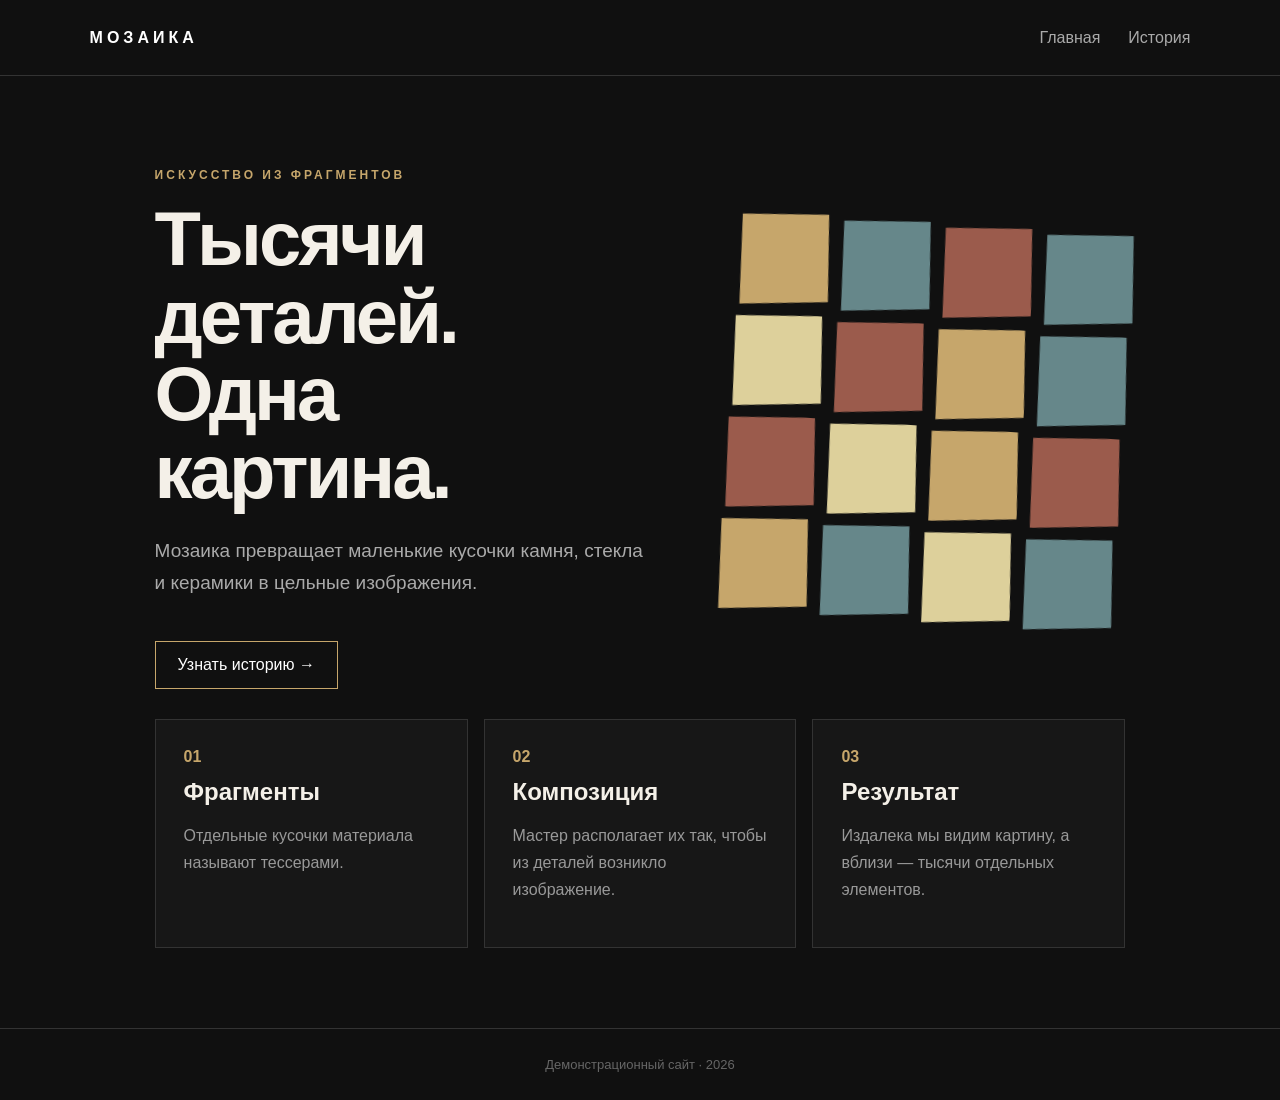
<file: index.html>
<!DOCTYPE html>
<html lang="ru">
<head>
<meta charset="UTF-8">
<meta name="viewport" content="width=device-width, initial-scale=1.0">
<title>Мозаика</title>
<link rel="stylesheet" href="style.css">
</head>
<body>
<header>
  <a href="index.html" class="logo">МОЗАИКА</a>
  <nav>
    <a href="index.html">Главная</a>
    <a href="history.html">История</a>
  </nav>
</header>

<main>
  <section class="hero">
    <div>
      <p class="small">ИСКУССТВО ИЗ ФРАГМЕНТОВ</p>
      <h1>Тысячи деталей.<br>Одна картина.</h1>
      <p class="text">Мозаика превращает маленькие кусочки камня, стекла и керамики в цельные изображения.</p>
      <a class="button" href="history.html">Узнать историю →</a>
    </div>
    <div class="mosaic">
      <i></i><i></i><i></i><i></i>
      <i></i><i></i><i></i><i></i>
      <i></i><i></i><i></i><i></i>
      <i></i><i></i><i></i><i></i>
    </div>
  </section>

  <section class="cards">
    <article><b>01</b><h2>Фрагменты</h2><p>Отдельные кусочки материала называют тессерами.</p></article>
    <article><b>02</b><h2>Композиция</h2><p>Мастер располагает их так, чтобы из деталей возникло изображение.</p></article>
    <article><b>03</b><h2>Результат</h2><p>Издалека мы видим картину, а вблизи — тысячи отдельных элементов.</p></article>
  </section>
</main>

<footer>Демонстрационный сайт · 2026</footer>
</body>
</html>
</file>
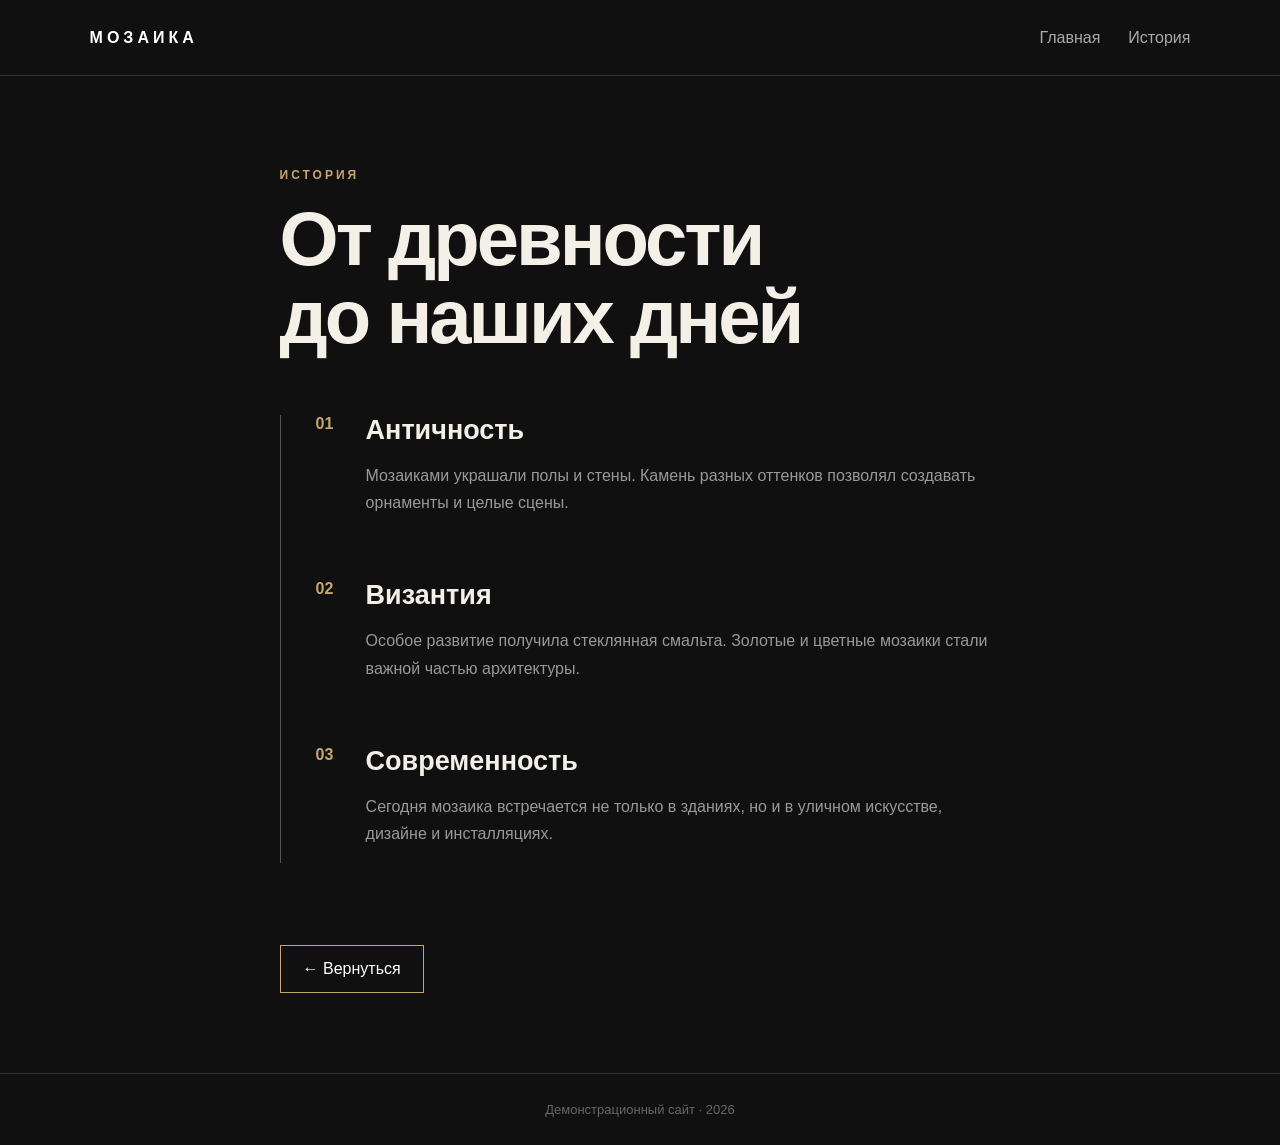
<file: history.html>
<!DOCTYPE html>
<html lang="ru">
<head>
<meta charset="UTF-8">
<meta name="viewport" content="width=device-width, initial-scale=1.0">
<title>История — Мозаика</title>
<link rel="stylesheet" href="style.css">
</head>
<body>
<header>
  <a href="index.html" class="logo">МОЗАИКА</a>
  <nav>
    <a href="index.html">Главная</a>
    <a href="history.html">История</a>
  </nav>
</header>

<main class="history">
  <p class="small">ИСТОРИЯ</p>
  <h1>От древности<br>до наших дней</h1>

  <div class="timeline">
    <section><span>01</span><div><h2>Античность</h2><p>Мозаиками украшали полы и стены. Камень разных оттенков позволял создавать орнаменты и целые сцены.</p></div></section>
    <section><span>02</span><div><h2>Византия</h2><p>Особое развитие получила стеклянная смальта. Золотые и цветные мозаики стали важной частью архитектуры.</p></div></section>
    <section><span>03</span><div><h2>Современность</h2><p>Сегодня мозаика встречается не только в зданиях, но и в уличном искусстве, дизайне и инсталляциях.</p></div></section>
  </div>

  <a class="button" href="index.html">← Вернуться</a>
</main>

<footer>Демонстрационный сайт · 2026</footer>
</body>
</html>
</file>
<file: style.css>
*{box-sizing:border-box}
body{margin:0;background:#101010;color:#f4f0e8;font-family:Arial,sans-serif}
header{height:76px;border-bottom:1px solid #333;display:flex;align-items:center;justify-content:space-between;padding:0 7%;position:sticky;top:0;background:#101010}
.logo{color:#fff;text-decoration:none;font-weight:bold;letter-spacing:4px}
nav{display:flex;gap:28px}
nav a{color:#aaa;text-decoration:none}
nav a:hover{color:#fff}
main{max-width:1150px;margin:auto;padding:80px 7%}
.hero{min-height:520px;display:grid;grid-template-columns:1fr 400px;align-items:center;gap:80px}
.small{color:#c6a66b;letter-spacing:3px;font-size:12px;font-weight:bold}
h1{font-size:clamp(45px,6vw,76px);line-height:1.02;letter-spacing:-3px;margin:18px 0 25px}
.text{color:#aaa;font-size:19px;line-height:1.7;max-width:600px}
.button{display:inline-block;margin-top:22px;padding:14px 22px;border:1px solid #c6a66b;color:#fff;text-decoration:none}
.button:hover{background:#c6a66b;color:#111}
.mosaic{display:grid;grid-template-columns:repeat(4,1fr);gap:7px;transform:rotate(4deg)}
.mosaic i{display:block;aspect-ratio:1;background:#c6a66b;clip-path:polygon(4% 5%,95% 0,100% 92%,7% 100%)}
.mosaic i:nth-child(2n){background:#66878a}
.mosaic i:nth-child(3n){background:#9b5b4c}
.mosaic i:nth-child(5n){background:#ddd09b}
.cards{display:grid;grid-template-columns:repeat(3,1fr);gap:16px;margin-top:30px}
.cards article{border:1px solid #333;padding:28px;background:#171717}
.cards b,.timeline span{color:#c6a66b}
.cards h2{margin:12px 0}
.cards p,.timeline p{color:#999;line-height:1.7}
.history{max-width:900px}
.timeline{margin:60px 0;border-left:1px solid #555;padding-left:35px}
.timeline section{display:flex;gap:25px;margin-bottom:48px}
.timeline span{font-weight:bold;min-width:25px}
.timeline h2{margin:0 0 8px;font-size:27px}
footer{text-align:center;border-top:1px solid #333;color:#666;padding:28px;font-size:13px}
@media(max-width:750px){header{padding:0 5%;height:65px}.hero{grid-template-columns:1fr;gap:40px}.mosaic{max-width:360px;margin:auto}.cards{grid-template-columns:1fr}main{padding:55px 5%}h1{letter-spacing:-2px}}
</file>
